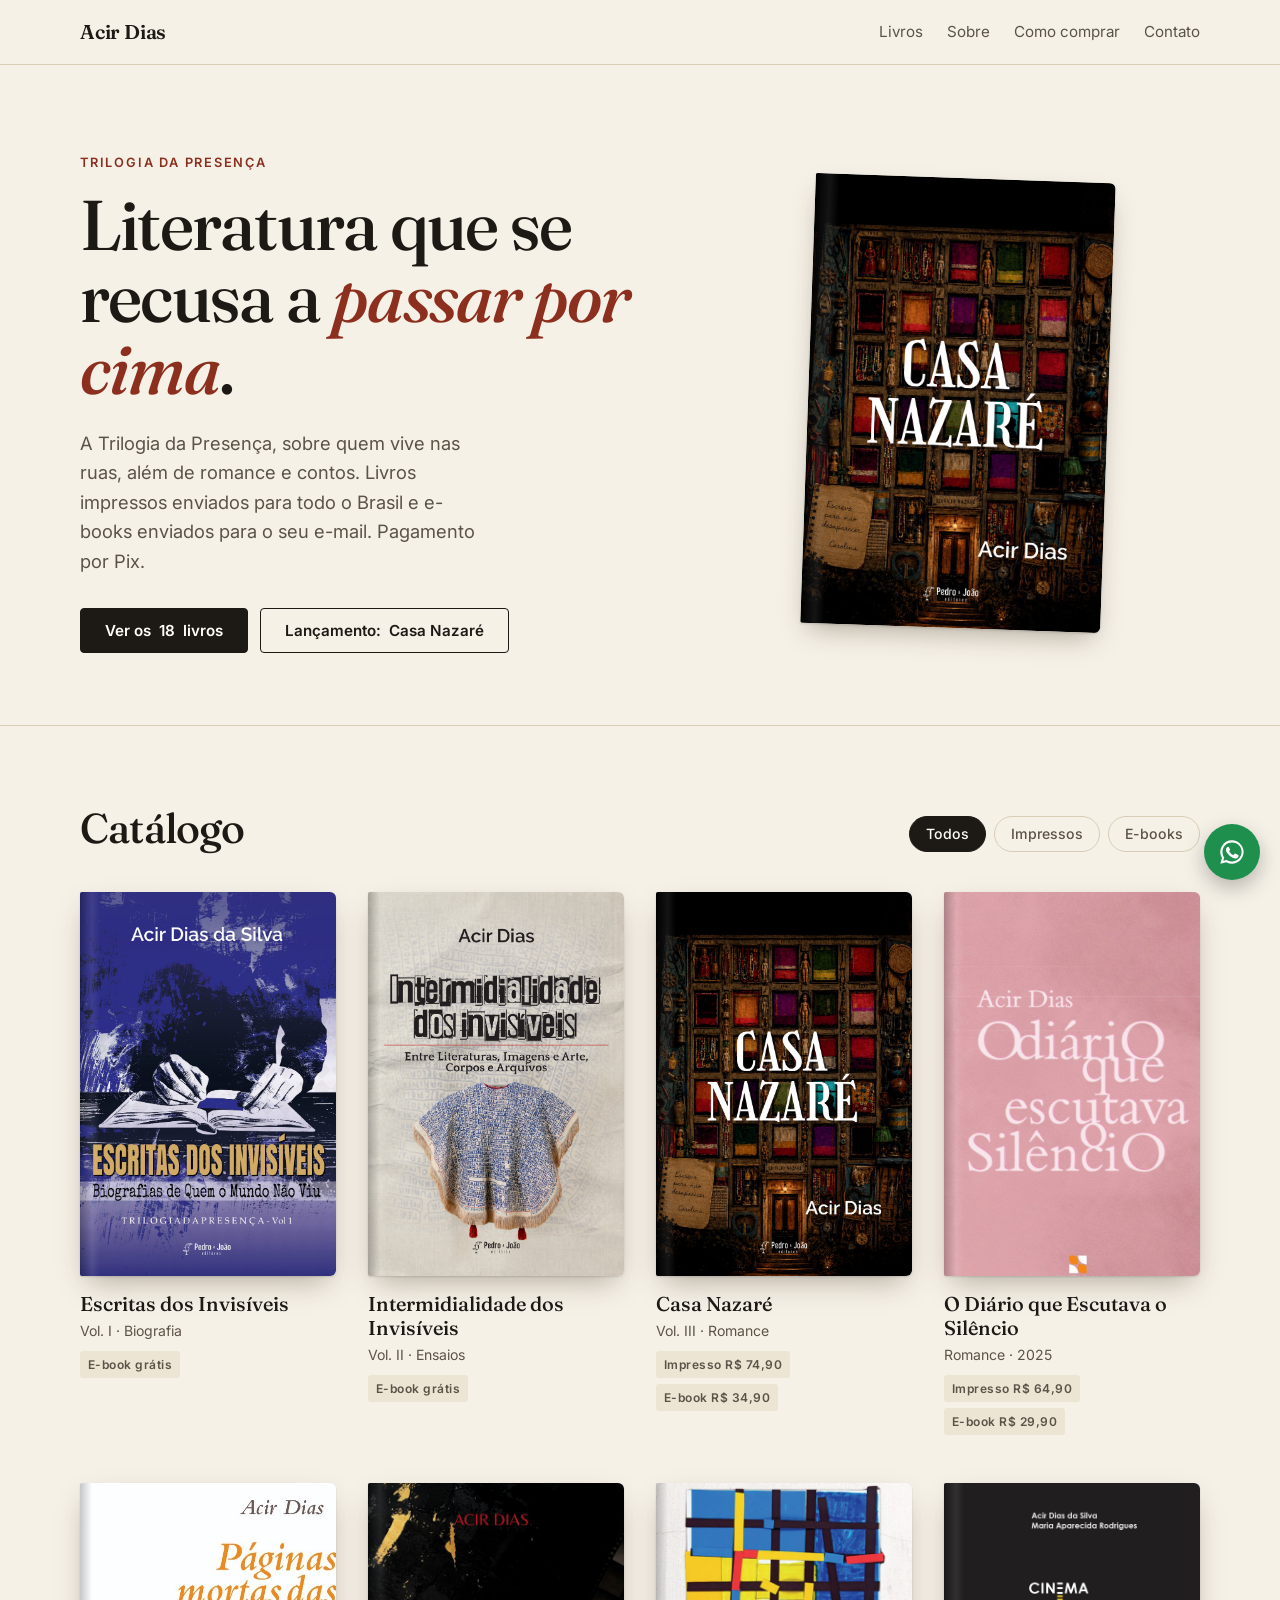
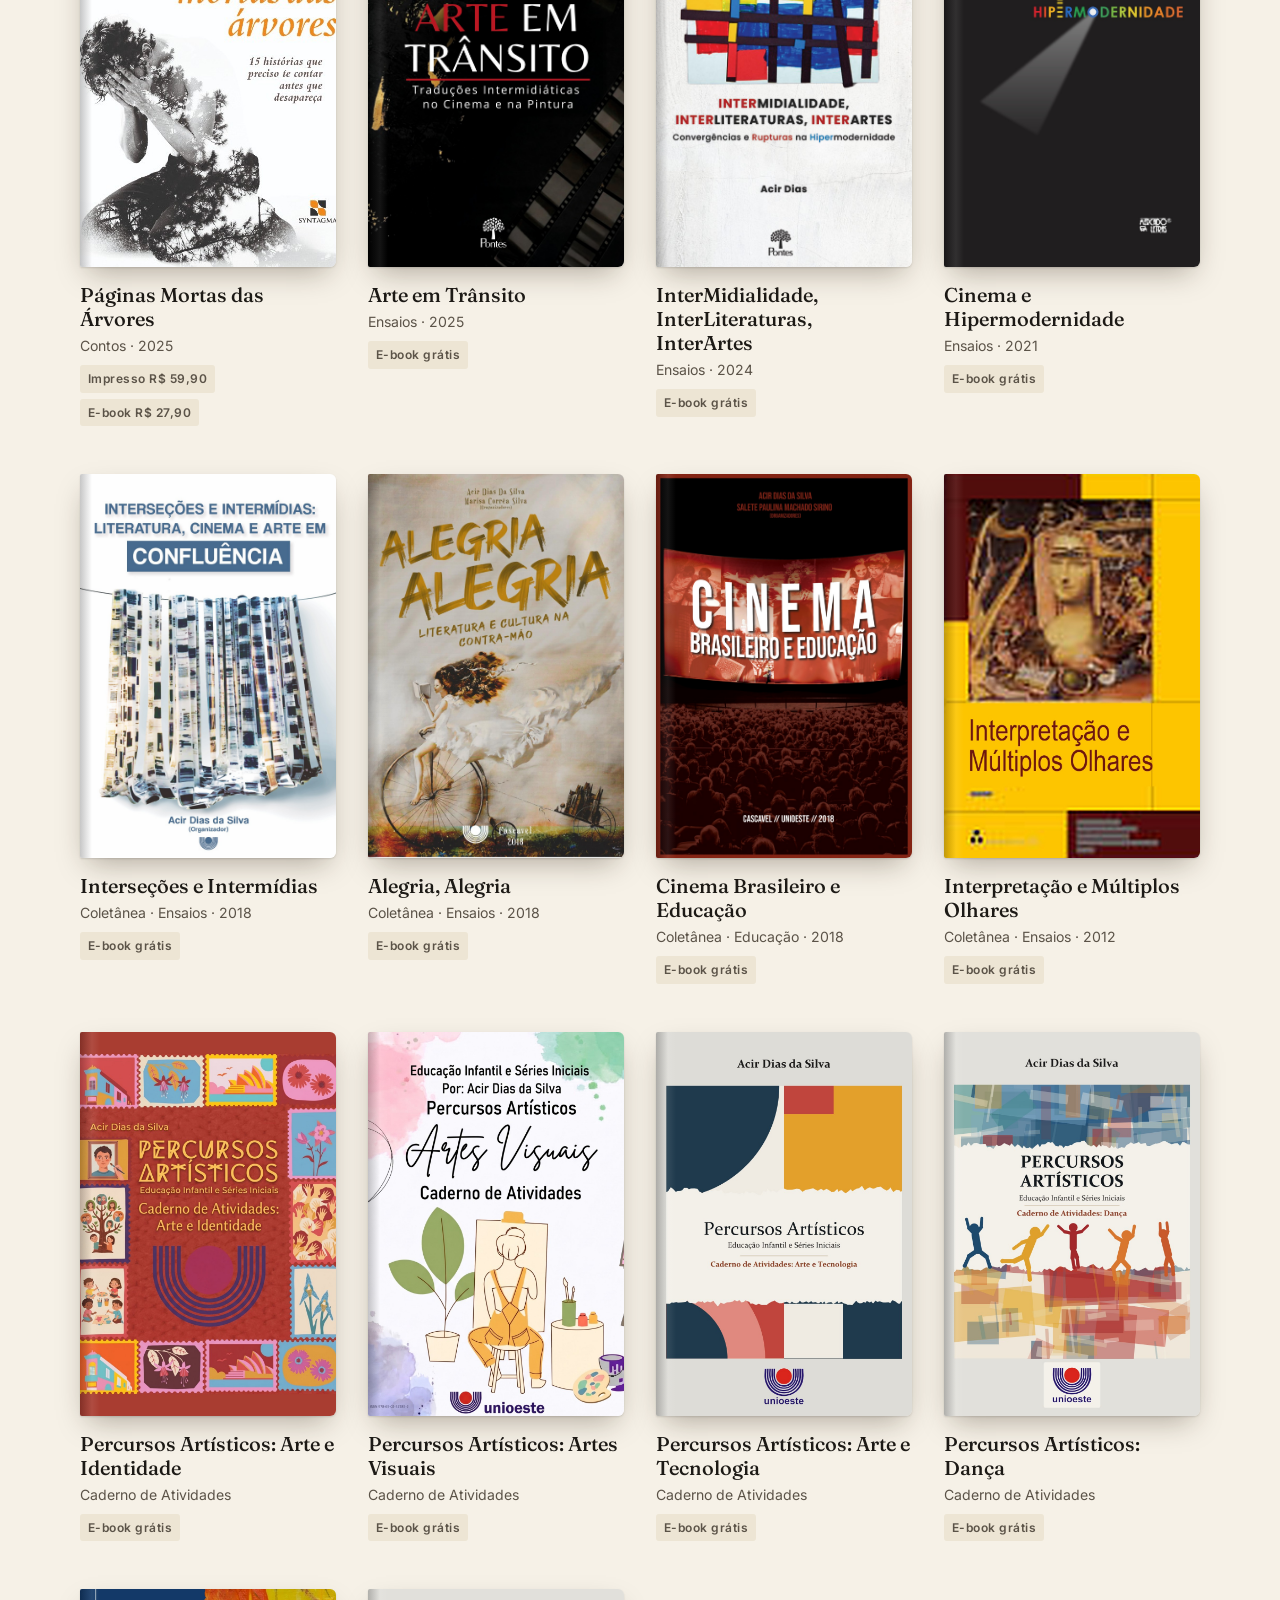
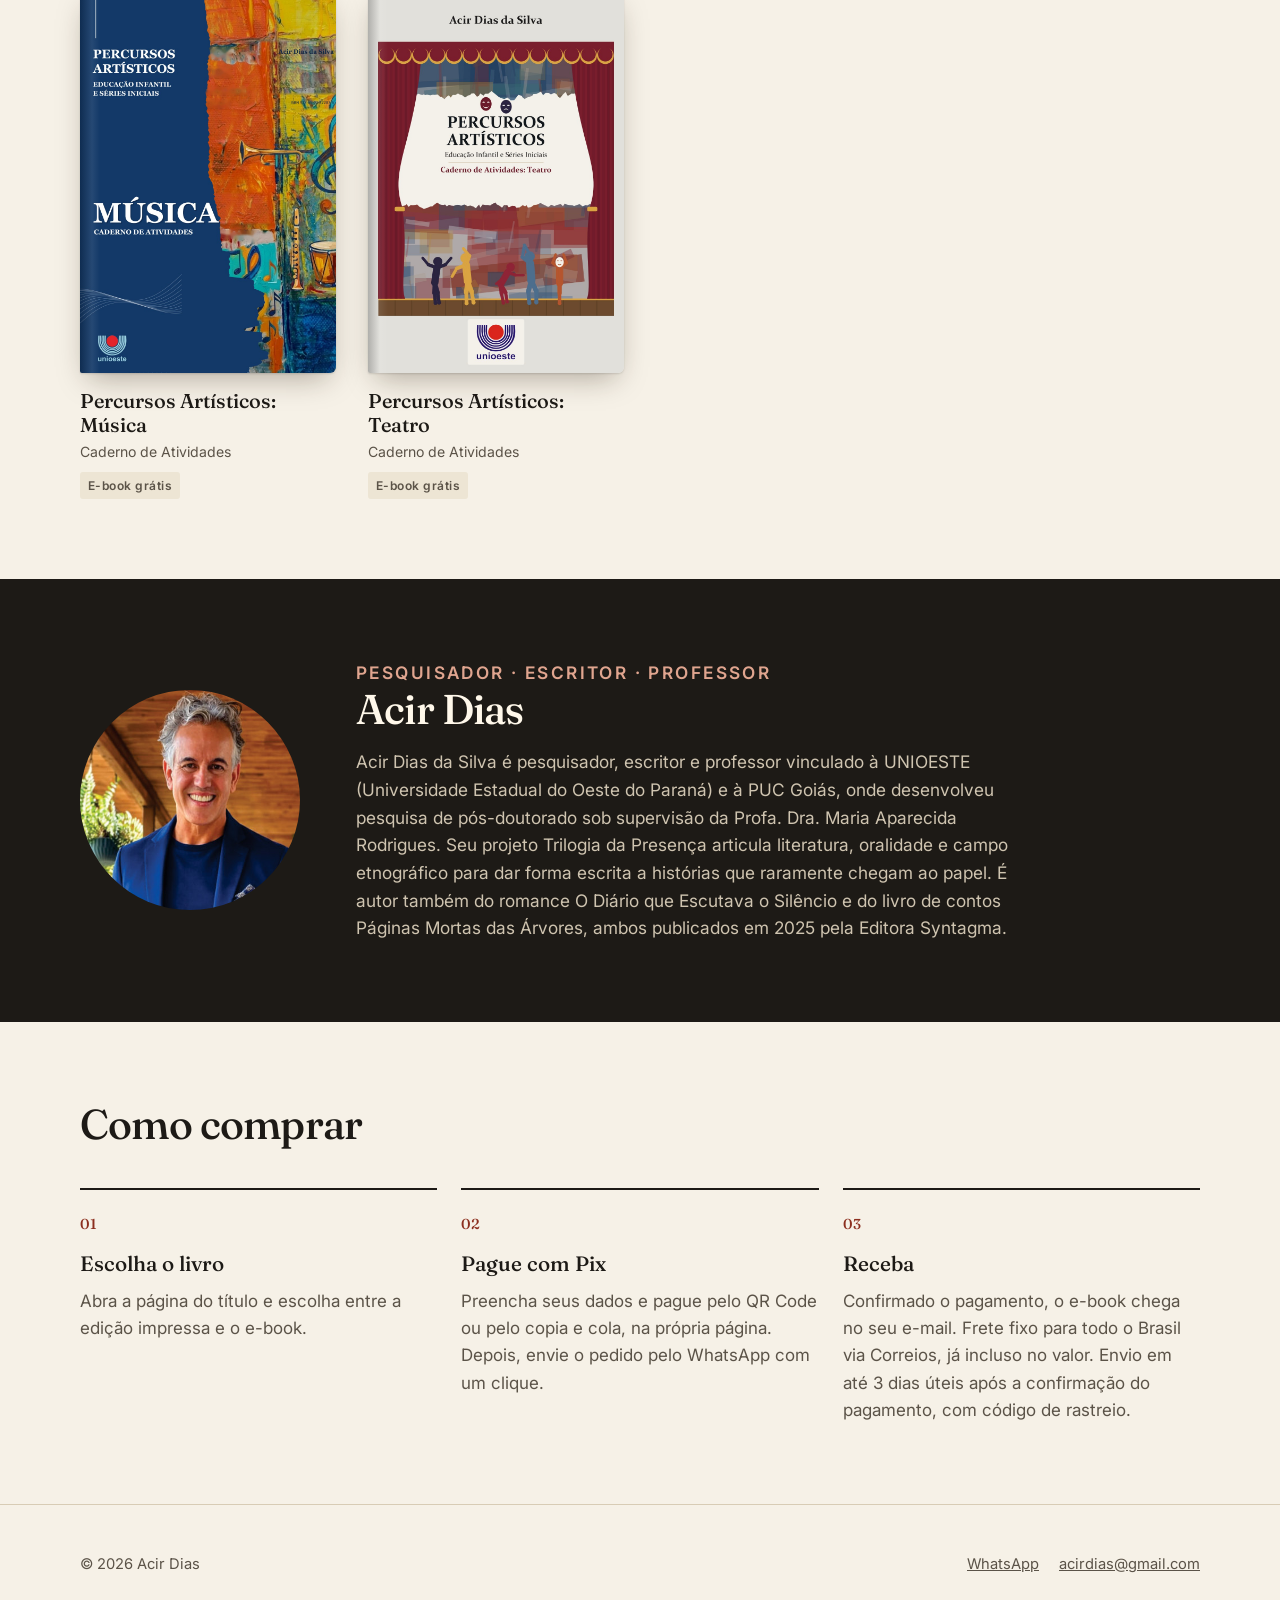
<file: index.html>
<!doctype html>
<html lang="pt-BR">
<head>
  <meta charset="utf-8">
  <meta name="viewport" content="width=device-width, initial-scale=1">
  <title>{autor} — Trilogia da Presença</title>
  <meta name="description" content="Trilogia da Presença, de Acir Dias: Escritas dos Invisíveis, Intermidialidade dos Invisíveis e Casa Nazaré. Livros impressos e e-books.">
  <link rel="preconnect" href="https://fonts.googleapis.com">
  <link rel="preconnect" href="https://fonts.gstatic.com" crossorigin>
  <link href="https://fonts.googleapis.com/css2?family=Fraunces:ital,opsz,wght@0,9..144,400..600;1,9..144,400..600&family=Inter:wght@400;500;600;700&display=swap" rel="stylesheet">
  <link rel="stylesheet" href="estilo.css">
</head>
<body>
  <header class="topo">
    <div class="wrap">
      <a class="marca" href="index.html" data-autor></a>
      <nav class="menu">
        <a href="#livros">Livros</a>
        <a href="#autor">Sobre</a>
        <a href="#comprar">Como comprar</a>
        <a href="#contato">Contato</a>
      </nav>
    </div>
  </header>

  <main>
    <section class="abertura">
      <div class="wrap">
        <div>
          <p class="sobretitulo">Trilogia da Presença</p>
          <h1>Literatura que se recusa a <em>passar por cima</em>.</h1>
          <p class="lead">A Trilogia da Presença, sobre quem vive nas ruas, além de romance e contos. Livros impressos enviados para todo o Brasil e e-books enviados para o seu e-mail. Pagamento por Pix.</p>
          <div class="acoes">
            <a class="btn" href="#livros">Ver os <span id="total"></span> livros</a>
            <a class="btn sec" id="destaque-link" href="#">Lançamento: <span id="destaque-titulo"></span></a>
          </div>
        </div>
        <div class="destaque-capa" id="destaque"></div>
      </div>
    </section>

    <section class="secao" id="livros">
      <div class="wrap">
        <div class="secao-cab">
          <h2>Catálogo</h2>
          <div class="filtros" role="group" aria-label="Filtrar por formato">
            <button data-f="todos" aria-pressed="true">Todos</button>
            <button data-f="fisico" aria-pressed="false">Impressos</button>
            <button data-f="digital" aria-pressed="false">E-books</button>
          </div>
        </div>
        <div class="grade" id="grade"></div>
      </div>
    </section>

    <section class="secao autor" id="autor">
      <div class="wrap">
        <div class="foto-autor" id="foto"></div>
        <div>
          <p class="sobretitulo" id="assinatura" style="color:#e0a58f"></p>
          <h2 data-autor></h2>
          <p id="bio"></p>
        </div>
      </div>
    </section>

    <section class="secao" id="comprar">
      <div class="wrap">
        <div class="secao-cab"><h2>Como comprar</h2></div>
        <div class="passos">
          <div class="passo"><h3>Escolha o livro</h3><p>Abra a página do título e escolha entre a edição impressa e o e-book.</p></div>
          <div class="passo"><h3>Pague com Pix</h3><p>Preencha seus dados e pague pelo QR Code ou pelo copia e cola, na própria página. Depois, envie o pedido pelo WhatsApp com um clique.</p></div>
          <div class="passo"><h3>Receba</h3><p>Confirmado o pagamento, o e-book chega no seu e-mail. <span id="frete-home"></span></p></div>
        </div>
      </div>
    </section>
  </main>

  <footer class="rodape" id="contato">
    <div class="wrap">
      <span>© <span id="ano"></span> <span data-autor></span></span>
      <nav id="contatos"></nav>
    </div>
  </footer>

  <a class="whats-flutuante" id="whats" href="#" target="_blank" rel="noopener" aria-label="Conversar pelo WhatsApp">
    <svg viewBox="0 0 24 24" fill="currentColor"><path d="M12 2a10 10 0 0 0-8.6 15.1L2 22l5-1.3A10 10 0 1 0 12 2zm0 18.2a8.2 8.2 0 0 1-4.2-1.2l-.3-.2-3 .8.8-2.9-.2-.3A8.2 8.2 0 1 1 12 20.2zm4.5-6.1c-.2-.1-1.5-.7-1.7-.8s-.4-.1-.6.1-.7.8-.8 1-.3.2-.5.1a6.7 6.7 0 0 1-3.3-2.9c-.2-.4.2-.4.7-1.3.1-.2 0-.3 0-.4l-.8-1.8c-.2-.5-.4-.4-.6-.4h-.5a1 1 0 0 0-.7.3 3 3 0 0 0-.9 2.2 5.2 5.2 0 0 0 1.1 2.7 11.8 11.8 0 0 0 4.5 4c1.7.7 2.3.8 3.2.6a2.7 2.7 0 0 0 1.8-1.3 2.2 2.2 0 0 0 .2-1.3c-.1-.1-.2-.2-.4-.3z"/></svg>
  </a>

  <script src="dados.js"></script>
  <script src="app.js"></script>
</body>
</html>
</file>
<file: estilo.css>
:root {
  --papel: #f6f1e7;
  --papel-2: #ede5d4;
  --tinta: #1d1a16;
  --tinta-2: #5b5348;
  --linha: #d8ccb5;
  --acento: #8c2f1f;
  --acento-2: #6e2416;
  --branco: #fffdf8;
  --raio: 4px;
  --serif: "Fraunces", Georgia, "Times New Roman", serif;
  --sans: "Inter", system-ui, -apple-system, "Segoe UI", sans-serif;
}

* { box-sizing: border-box; }
html { scroll-behavior: smooth; }
body {
  margin: 0;
  background: var(--papel);
  color: var(--tinta);
  font-family: var(--sans);
  font-size: 17px;
  line-height: 1.6;
  -webkit-font-smoothing: antialiased;
}
img { max-width: 100%; display: block; }
a { color: inherit; }

.wrap { width: min(1120px, 100% - 32px); margin-inline: auto; }

/* ---------- topo ---------- */
.topo {
  position: sticky; top: 0; z-index: 10;
  background: color-mix(in srgb, var(--papel) 92%, transparent);
  backdrop-filter: blur(8px);
  border-bottom: 1px solid var(--linha);
}
.topo .wrap { display: flex; align-items: center; justify-content: space-between; height: 64px; gap: 16px; }
.marca { font-family: var(--serif); font-size: 1.25rem; font-weight: 600; text-decoration: none; letter-spacing: -0.01em; }
.menu { display: flex; gap: 24px; font-size: 0.95rem; }
.menu a { text-decoration: none; color: var(--tinta-2); }
.menu a:hover { color: var(--tinta); }
@media (max-width: 640px) { .menu a:not(.menu-cta) { display: none; } }

/* ---------- abertura ---------- */
.abertura { padding: 88px 0 72px; border-bottom: 1px solid var(--linha); }
.abertura .wrap { display: grid; grid-template-columns: 1.2fr 1fr; gap: 56px; align-items: center; }
.sobretitulo { font-size: 0.8rem; letter-spacing: 0.14em; text-transform: uppercase; color: var(--acento); font-weight: 600; margin: 0 0 16px; }
.abertura h1 {
  font-family: var(--serif); font-weight: 500;
  font-size: clamp(2.4rem, 6vw, 4.4rem); line-height: 1.02; letter-spacing: -0.025em;
  margin: 0 0 24px;
}
.abertura h1 em { font-style: italic; color: var(--acento); }
.abertura p.lead { font-size: 1.15rem; color: var(--tinta-2); max-width: 34ch; margin: 0 0 32px; }
.destaque-capa { display: flex; justify-content: center; }
.destaque-capa a { width: min(300px, 80%); transform: rotate(2deg); transition: transform .3s ease; }
.destaque-capa a:hover { transform: rotate(0deg) translateY(-4px); }
@media (max-width: 820px) {
  .abertura { padding: 48px 0; }
  .abertura .wrap { grid-template-columns: 1fr; gap: 40px; }
}

/* ---------- botões ---------- */
.btn {
  display: inline-flex; align-items: center; justify-content: center; gap: 8px;
  padding: 14px 24px; border-radius: var(--raio);
  font: 600 0.95rem/1 var(--sans); text-decoration: none; cursor: pointer;
  border: 1px solid var(--tinta); background: var(--tinta); color: var(--branco);
  transition: background .2s, color .2s, border-color .2s;
}
.btn:hover { background: var(--acento); border-color: var(--acento); }
.btn.sec { background: transparent; color: var(--tinta); }
.btn.sec:hover { background: var(--tinta); color: var(--branco); border-color: var(--tinta); }
.btn.cheio { width: 100%; }
.acoes { display: flex; gap: 12px; flex-wrap: wrap; }

/* ---------- capa (imagem ou tipográfica) ---------- */
.capa {
  position: relative; aspect-ratio: 2 / 3; width: 100%;
  border-radius: 2px 6px 6px 2px; overflow: hidden;
  box-shadow: 0 1px 2px rgba(0,0,0,.12), 0 12px 28px -8px rgba(40,25,10,.35);
}
.capa img { width: 100%; height: 100%; object-fit: cover; }
.capa::after { /* lombada */
  content: ""; position: absolute; inset: 0 auto 0 0; width: 8%;
  background: linear-gradient(90deg, rgba(0,0,0,.22), rgba(255,255,255,.08) 60%, transparent);
  pointer-events: none;
}
.capa-tipo {
  height: 100%; display: flex; flex-direction: column; justify-content: space-between;
  padding: 14% 12% 12% 16%; color: #f8f1e2;
}
.capa-tipo .ct-gen { font: 600 0.62em/1 var(--sans); letter-spacing: .2em; text-transform: uppercase; opacity: .8; }
.capa-tipo .ct-tit { font-family: var(--serif); font-size: 1.7em; line-height: 1.05; letter-spacing: -0.02em; font-weight: 500; }
.capa-tipo .ct-aut { font: 500 0.7em/1.2 var(--sans); letter-spacing: .08em; text-transform: uppercase; opacity: .85; border-top: 1px solid rgba(255,255,255,.35); padding-top: .8em; }

/* ---------- vitrine ---------- */
.secao { padding: 80px 0; }
.secao-cab { display: flex; align-items: end; justify-content: space-between; gap: 24px; flex-wrap: wrap; margin-bottom: 40px; }
.secao h2 { font-family: var(--serif); font-weight: 500; font-size: clamp(1.9rem, 4vw, 2.6rem); letter-spacing: -0.02em; line-height: 1.1; margin: 0; }
.filtros { display: flex; gap: 8px; flex-wrap: wrap; }
.filtros button {
  font: 500 0.88rem/1 var(--sans); padding: 10px 16px; border-radius: 999px; cursor: pointer;
  border: 1px solid var(--linha); background: transparent; color: var(--tinta-2);
}
.filtros button[aria-pressed="true"] { background: var(--tinta); border-color: var(--tinta); color: var(--branco); }

.grade { display: grid; grid-template-columns: repeat(auto-fill, minmax(210px, 1fr)); gap: 48px 32px; }
.cartao { text-decoration: none; display: flex; flex-direction: column; gap: 16px; }
.cartao .capa { font-size: 15px; transition: transform .25s ease; }
.cartao:hover .capa { transform: translateY(-6px); }
.cartao h3 { font-family: var(--serif); font-weight: 500; font-size: 1.25rem; line-height: 1.2; margin: 0 0 4px; }
.cartao .meta { font-size: 0.88rem; color: var(--tinta-2); }
.etiquetas { display: flex; gap: 6px; flex-wrap: wrap; margin-top: 8px; }
.etq { font-size: 0.75rem; font-weight: 600; letter-spacing: .04em; padding: 4px 8px; border-radius: 3px; background: var(--papel-2); color: var(--tinta-2); }
.vazio { color: var(--tinta-2); }

/* ---------- autor ---------- */
.autor { background: var(--tinta); color: #efe7d7; }
.autor .wrap { display: grid; grid-template-columns: 220px 1fr; gap: 56px; align-items: center; }
.autor h2 { color: #fff8ea; margin-bottom: 16px; }
.autor p { color: #cfc4b0; max-width: 60ch; margin: 0; font-size: 1.08rem; }
.foto-autor { width: 220px; aspect-ratio: 1; border-radius: 50%; overflow: hidden; background: var(--acento); display: grid; place-items: center; font: 500 4rem/1 var(--serif); color: #fff8ea; }
.foto-autor img { width: 100%; height: 100%; object-fit: cover; }
@media (max-width: 720px) { .autor .wrap { grid-template-columns: 1fr; gap: 32px; } .foto-autor { width: 140px; font-size: 2.6rem; } }

/* ---------- como comprar ---------- */
.passos { display: grid; grid-template-columns: repeat(auto-fit, minmax(240px, 1fr)); gap: 24px; counter-reset: p; }
.passo { border-top: 2px solid var(--tinta); padding-top: 20px; }
.passo::before { counter-increment: p; content: "0" counter(p); font: 500 0.9rem/1 var(--serif); color: var(--acento); }
.passo h3 { font-family: var(--serif); font-weight: 500; font-size: 1.3rem; margin: 10px 0 8px; }
.passo p { margin: 0; color: var(--tinta-2); }

/* ---------- página do livro ---------- */
.livro { padding: 56px 0 80px; }
.voltar { display: inline-block; font-size: 0.9rem; color: var(--tinta-2); text-decoration: none; margin-bottom: 32px; }
.voltar:hover { color: var(--tinta); }
.livro-grade { display: grid; grid-template-columns: 340px 1fr; gap: 64px; align-items: start; }
.livro-grade .capa { font-size: 22px; position: sticky; top: 96px; }
.livro h1 { font-family: var(--serif); font-weight: 500; font-size: clamp(2.2rem, 5vw, 3.4rem); line-height: 1.05; letter-spacing: -0.02em; margin: 0 0 8px; }
.livro .sub { font-family: var(--serif); font-style: italic; font-size: 1.3rem; color: var(--tinta-2); margin: 0 0 24px; }
.ficha { display: flex; gap: 8px 24px; flex-wrap: wrap; font-size: 0.9rem; color: var(--tinta-2); padding: 16px 0; border-block: 1px solid var(--linha); margin-bottom: 32px; }
.sinopse p { margin: 0 0 1em; max-width: 62ch; }
.trecho { font-family: var(--serif); font-style: italic; font-size: 1.25rem; line-height: 1.5; border-left: 3px solid var(--acento); padding: 4px 0 4px 20px; margin: 32px 0; max-width: 56ch; color: var(--tinta); }

.ofertas { display: grid; grid-template-columns: repeat(auto-fit, minmax(240px, 1fr)); gap: 16px; margin: 40px 0 16px; }
.oferta { background: var(--branco); border: 1px solid var(--linha); border-radius: 6px; padding: 24px; display: flex; flex-direction: column; gap: 12px; }
.oferta .tipo { font-size: 0.78rem; font-weight: 700; letter-spacing: .12em; text-transform: uppercase; color: var(--acento); }
.oferta .preco { font-family: var(--serif); font-size: 2.2rem; line-height: 1; letter-spacing: -0.02em; }
.oferta .det { font-size: 0.9rem; color: var(--tinta-2); flex: 1; }
.pagto { font-size: 0.85rem; color: var(--tinta-2); }
.aviso-frete { font-size: 0.9rem; color: var(--tinta-2); background: var(--papel-2); padding: 14px 16px; border-radius: 4px; max-width: 62ch; }
@media (max-width: 820px) {
  .livro { padding-top: 32px; }
  .livro-grade { grid-template-columns: 1fr; gap: 40px; }
  .livro-grade .capa { position: static; width: min(260px, 70%); margin-inline: auto; font-size: 17px; }
}

/* ---------- janela de compra ---------- */
.checkout {
  width: min(560px, 100% - 24px); max-height: calc(100dvh - 24px); padding: 0;
  border: 0; border-radius: 8px; background: var(--branco); color: var(--tinta);
  box-shadow: 0 24px 60px -12px rgba(30,20,10,.45);
}
.checkout::backdrop { background: rgba(29,26,22,.55); backdrop-filter: blur(2px); }
.ck { position: relative; padding: 32px 32px 28px; display: flex; flex-direction: column; gap: 14px; }
.ck h2 { font-family: var(--serif); font-weight: 500; font-size: 1.7rem; line-height: 1.15; letter-spacing: -0.015em; margin: -6px 0 0; padding-right: 32px; }
.ck .sobretitulo { margin: 0; }
.ck-total { font-family: var(--serif); font-size: 2rem; line-height: 1; margin: 0; }
.ck-total small { font: 500 .8rem var(--sans); color: var(--tinta-2); }
.ck-fechar { position: absolute; top: 14px; right: 14px; width: 36px; height: 36px; border: 0; border-radius: 50%; background: var(--papel-2); color: var(--tinta); font-size: 1.4rem; line-height: 1; cursor: pointer; }
.ck fieldset { border: 0; border-top: 1px solid var(--linha); margin: 6px 0 0; padding: 16px 0 0; display: flex; flex-direction: column; gap: 12px; }
.ck legend { font-size: .78rem; font-weight: 700; letter-spacing: .12em; text-transform: uppercase; color: var(--acento); padding: 0 8px 0 0; }
.ck-l { display: flex; flex-direction: column; gap: 5px; font-size: .85rem; font-weight: 600; color: var(--tinta-2); }
.ck-l i { font-weight: 400; font-style: normal; opacity: .75; }
.ck input, .ck textarea {
  font: 400 1rem/1.3 var(--sans); color: var(--tinta); padding: 11px 12px; width: 100%;
  border: 1px solid var(--linha); border-radius: var(--raio); background: #fff;
}
.ck input:focus, .ck textarea:focus { outline: 2px solid var(--acento); outline-offset: 0; border-color: var(--acento); }
.ck-2 { display: grid; grid-template-columns: 1fr 1fr; gap: 12px; }
@media (max-width: 480px) { .ck { padding: 28px 18px 22px; } .ck-2 { grid-template-columns: 1fr; } }
.ck-formas { display: grid; gap: 10px; }
.ck-forma { display: flex; gap: 12px; align-items: flex-start; padding: 14px; border: 1px solid var(--linha); border-radius: 6px; cursor: pointer; }
.ck-forma:has(input:checked) { border-color: var(--tinta); background: var(--papel); }
.ck-forma input { width: auto; margin-top: 3px; accent-color: var(--acento); }
.ck-forma span { font-size: .85rem; color: var(--tinta-2); display: flex; flex-direction: column; }
.ck-forma b { font-size: 1rem; color: var(--tinta); }
.ck-nota { font-size: .9rem; color: var(--tinta-2); margin: 0; }
.ck-erro { font-size: .9rem; color: var(--acento); background: #f7e6e1; padding: 12px; border-radius: 4px; margin: 0; }
.ck-qr { align-self: center; padding: 12px; background: #fff; border: 1px solid var(--linha); border-radius: 6px; }
.ck-qr img, .ck-qr canvas { width: 220px; height: 220px; }
.ck-favorecido { text-align: center; font-size: .9rem; color: var(--tinta-2); margin: 0; }
.ck-codigo { font: 400 .78rem/1.4 ui-monospace, Consolas, monospace !important; resize: none; word-break: break-all; }
.ck-passo { border-top: 1px solid var(--linha); padding-top: 16px; display: flex; flex-direction: column; gap: 12px; }
.ck-passo p { margin: 0; font-size: .92rem; }
.ck-lista { margin: 0; padding-left: 20px; display: flex; flex-direction: column; gap: 18px; }
.ck-lista li { font-size: .92rem; color: var(--tinta-2); }
.ck-lista li b { color: var(--tinta); }
.ck-lista .btn { margin-top: 10px; }
.ck-voltar { align-self: center; border: 0; background: none; color: var(--tinta-2); font: 500 .85rem var(--sans); cursor: pointer; text-decoration: underline; }
.ck-fim p { margin: 0; color: var(--tinta-2); }

/* ---------- rodapé ---------- */
.rodape { border-top: 1px solid var(--linha); padding: 48px 0; font-size: 0.92rem; color: var(--tinta-2); }
.rodape .wrap { display: flex; justify-content: space-between; gap: 24px; flex-wrap: wrap; }
.rodape nav { display: flex; gap: 20px; flex-wrap: wrap; }

.whats-flutuante {
  position: fixed; right: 20px; bottom: 20px; z-index: 20;
  width: 56px; height: 56px; border-radius: 50%; background: #1f8f4e; color: #fff;
  display: grid; place-items: center; box-shadow: 0 8px 20px rgba(0,0,0,.25);
}
.whats-flutuante svg { width: 28px; height: 28px; }
</file>
